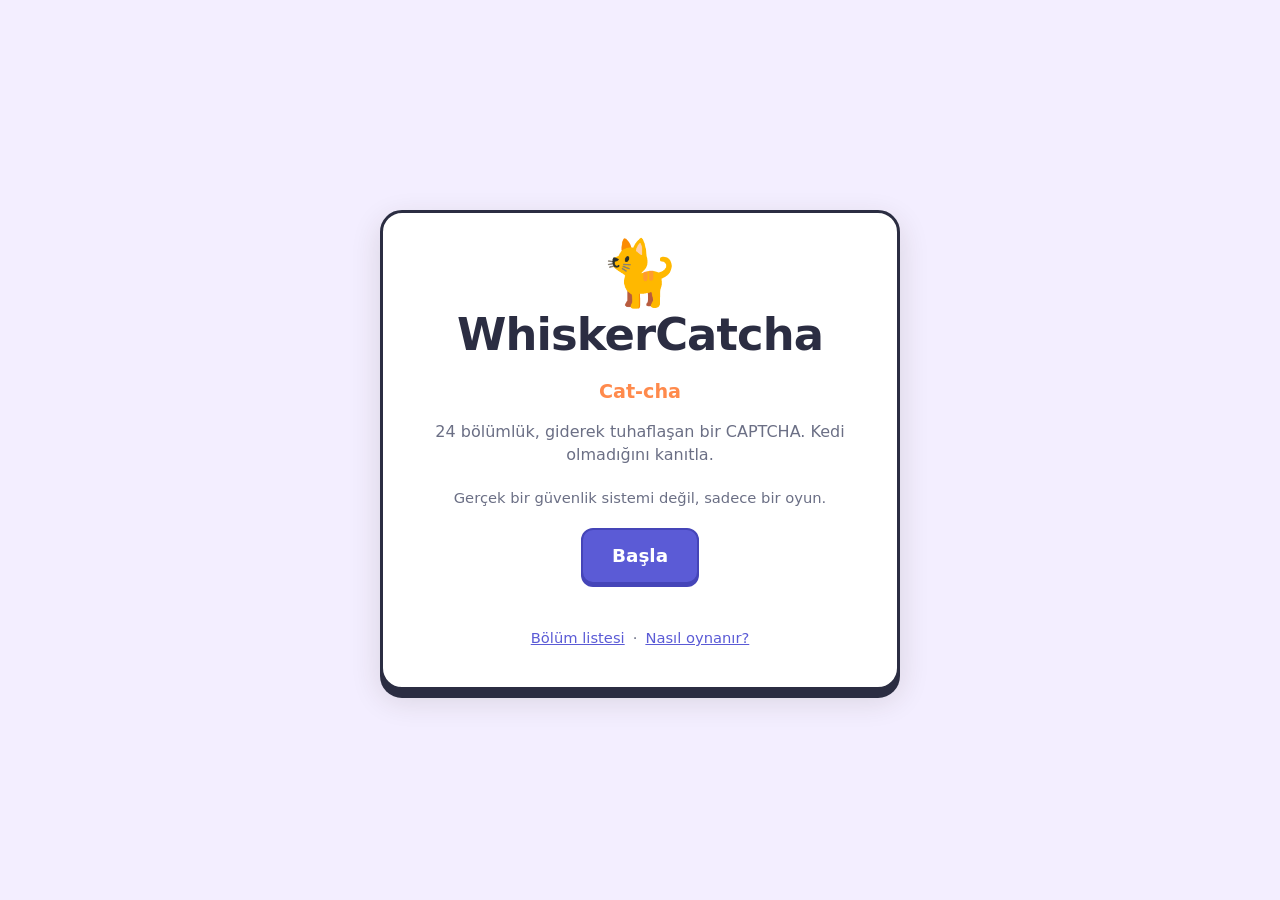
<file: index.html>
<!doctype html>
<html lang="tr">
<head>
  <meta charset="utf-8">
  <meta name="viewport" content="width=device-width, initial-scale=1, viewport-fit=cover">
  <title>WhiskerCatcha: Cat-cha</title>
  <link rel="stylesheet" href="css/base.css">
  <link rel="stylesheet" href="css/layout.css">
  <link rel="stylesheet" href="css/captcha.css">
  <link rel="stylesheet" href="css/levels.css">
  <link rel="stylesheet" href="css/drive.css">
</head>
<body>
  <div class="app" id="app">

    <!-- Başlık ekranı -->
    <section class="screen title-screen" id="screen-title">
      <div class="title-card">
        <div class="logo-cat">🐈</div>
        <h1>WhiskerCatcha</h1>
        <p class="subtitle">Cat-cha</p>
        <p class="lead">24 bölümlük, giderek tuhaflaşan bir CAPTCHA. Kedi olmadığını kanıtla.</p>
        <p class="lead small">Gerçek bir güvenlik sistemi değil, sadece bir oyun.</p>
        <div class="title-actions">
          <button class="btn primary big" id="btn-start">Başla</button>
          <button class="btn big" id="btn-continue" hidden>Devam et</button>
        </div>
        <p class="best-line" id="best-line"></p>
        <p class="title-links"><a href="levels.html">Bölüm listesi</a> · <a href="how-to-play.html">Nasıl oynanır?</a></p>
      </div>
    </section>

    <!-- Oyun ekranı -->
    <section class="screen game-screen" id="screen-game" hidden>
      <header class="hud">
        <div class="hud-main">
          <div class="hud-row">
            <strong id="hud-level">Bölüm 1 / 24</strong>
            <span class="hud-name" id="hud-name"></span>
          </div>
          <div class="progress"><div class="progress-fill" id="hud-bar"></div></div>
        </div>
        <div class="hud-stats">
          <span>✗ <b id="hud-miss">0</b></span>
          <span>⏱ <b id="hud-time">0:00</b></span>
        </div>
        <button class="icon-btn" id="btn-mute" title="Ses">🔊</button>
        <button class="icon-btn" id="btn-restart-level" title="Bölümü yeniden başlat">↻</button>
        <button class="icon-btn" id="btn-menu" title="Ana menü">☰</button>
      </header>
      <main class="stage">
        <div class="captcha-card" id="card">
          <div class="prompt">
            <div class="prompt-main" id="prompt-main"></div>
            <div class="prompt-sub" id="prompt-sub"></div>
          </div>
          <div class="level-root" id="level-root"></div>
          <div class="overlay" id="overlay">
            <div class="overlay-box">
              <div class="overlay-icon" id="overlay-icon">✓</div>
              <div class="overlay-text" id="overlay-text"></div>
            </div>
          </div>
          <div class="toast" id="toast"></div>
        </div>
      </main>
    </section>

    <!-- Final ekranı -->
    <section class="screen final-screen" id="screen-final" hidden>
      <div class="title-card">
        <div class="final-pic" id="final-pic"></div>
        <h1>Doğrulandı!</h1>
        <p class="subtitle">Kedi olmadığın kesinleşti. (Neredeyse.)</p>
        <div class="final-rank" id="final-rank"></div>
        <div class="final-stats">
          <div><span>Süre</span><b id="final-time">0:00</b></div>
          <div><span>Hata</span><b id="final-mistakes">0</b></div>
        </div>
        <p class="best-line" id="final-best"></p>
        <div class="title-actions">
          <button class="btn primary big" id="btn-again">Tekrar oyna</button>
          <button class="btn big" id="btn-final-menu">Ana menü</button>
        </div>
      </div>
    </section>

  </div>

  <script src="js/meta.js"></script>
  <script src="js/util.js"></script>
  <script src="js/state.js"></script>
  <script src="js/sound.js"></script>
  <script src="js/art.js"></script>
  <script src="js/levels-1-4.js"></script>
  <script src="js/levels-5-8.js"></script>
  <script src="js/levels-9-12.js"></script>
  <script src="js/levels-13-16.js"></script>
  <script src="js/levels-17-20.js"></script>
  <script src="js/levels-21.js"></script>
  <script src="js/drive-engine.js"></script>
  <script src="js/drive-levels.js"></script>
  <script src="js/engine.js"></script>
  <script>WC.engine.init();</script>
</body>
</html>
</file>
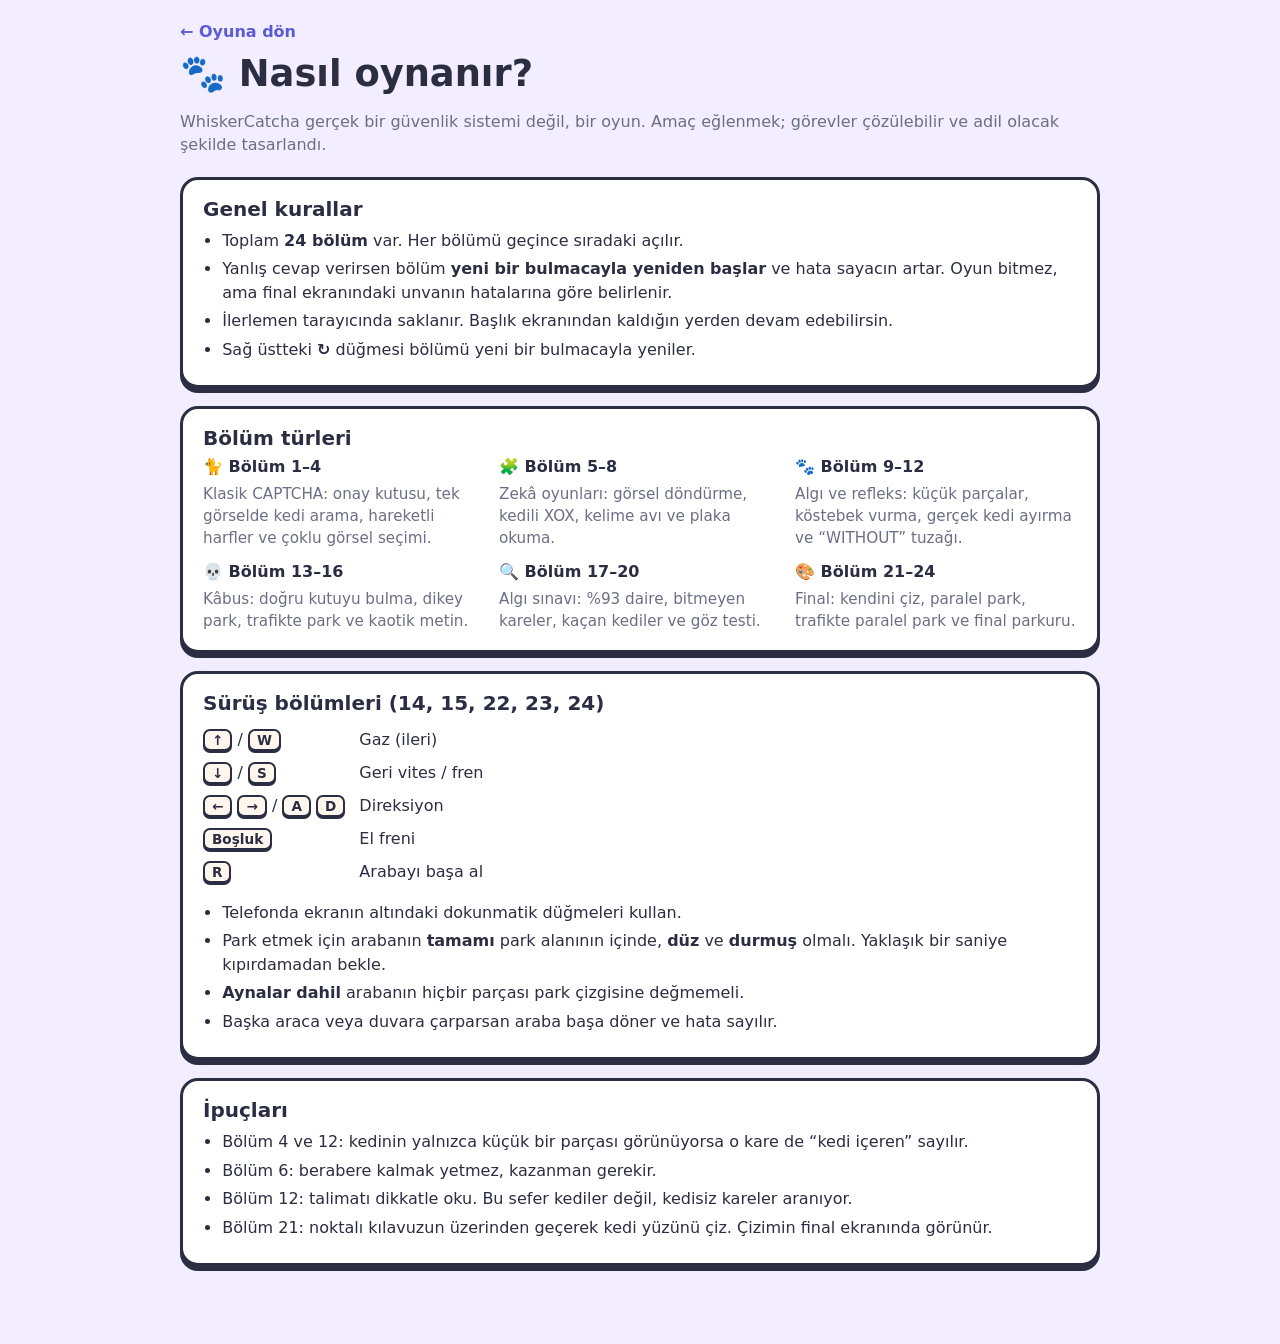
<file: how-to-play.html>
<!doctype html>
<html lang="tr">
<head>
  <meta charset="utf-8">
  <meta name="viewport" content="width=device-width, initial-scale=1">
  <title>Nasıl oynanır · WhiskerCatcha</title>
  <link rel="stylesheet" href="css/base.css">
  <link rel="stylesheet" href="css/layout.css">
  <link rel="stylesheet" href="css/pages.css">
</head>
<body class="page">
  <div class="page-wrap">
    <header class="page-head">
      <a class="back" href="index.html">← Oyuna dön</a>
      <h1>🐾 Nasıl oynanır?</h1>
      <p>WhiskerCatcha gerçek bir güvenlik sistemi değil, bir oyun. Amaç eğlenmek; görevler çözülebilir ve adil olacak şekilde tasarlandı.</p>
    </header>

    <section class="panel">
      <h2>Genel kurallar</h2>
      <ul>
        <li>Toplam <b>24 bölüm</b> var. Her bölümü geçince sıradaki açılır.</li>
        <li>Yanlış cevap verirsen bölüm <b>yeni bir bulmacayla yeniden başlar</b> ve hata sayacın artar. Oyun bitmez, ama final ekranındaki unvanın hatalarına göre belirlenir.</li>
        <li>İlerlemen tarayıcında saklanır. Başlık ekranından kaldığın yerden devam edebilirsin.</li>
        <li>Sağ üstteki <b>↻</b> düğmesi bölümü yeni bir bulmacayla yeniler.</li>
      </ul>
    </section>

    <section class="panel">
      <h2>Bölüm türleri</h2>
      <div class="grid2">
        <div><h3>🐈 Bölüm 1–4</h3><p>Klasik CAPTCHA: onay kutusu, tek görselde kedi arama, hareketli harfler ve çoklu görsel seçimi.</p></div>
        <div><h3>🧩 Bölüm 5–8</h3><p>Zekâ oyunları: görsel döndürme, kedili XOX, kelime avı ve plaka okuma.</p></div>
        <div><h3>🐾 Bölüm 9–12</h3><p>Algı ve refleks: küçük parçalar, köstebek vurma, gerçek kedi ayırma ve “WITHOUT” tuzağı.</p></div>
        <div><h3>💀 Bölüm 13–16</h3><p>Kâbus: doğru kutuyu bulma, dikey park, trafikte park ve kaotik metin.</p></div>
        <div><h3>🔍 Bölüm 17–20</h3><p>Algı sınavı: %93 daire, bitmeyen kareler, kaçan kediler ve göz testi.</p></div>
        <div><h3>🎨 Bölüm 21–24</h3><p>Final: kendini çiz, paralel park, trafikte paralel park ve final parkuru.</p></div>
      </div>
    </section>

    <section class="panel">
      <h2>Sürüş bölümleri (14, 15, 22, 23, 24)</h2>
      <table class="keys">
        <tr><td><kbd>↑</kbd> / <kbd>W</kbd></td><td>Gaz (ileri)</td></tr>
        <tr><td><kbd>↓</kbd> / <kbd>S</kbd></td><td>Geri vites / fren</td></tr>
        <tr><td><kbd>←</kbd> <kbd>→</kbd> / <kbd>A</kbd> <kbd>D</kbd></td><td>Direksiyon</td></tr>
        <tr><td><kbd>Boşluk</kbd></td><td>El freni</td></tr>
        <tr><td><kbd>R</kbd></td><td>Arabayı başa al</td></tr>
      </table>
      <ul>
        <li>Telefonda ekranın altındaki dokunmatik düğmeleri kullan.</li>
        <li>Park etmek için arabanın <b>tamamı</b> park alanının içinde, <b>düz</b> ve <b>durmuş</b> olmalı. Yaklaşık bir saniye kıpırdamadan bekle.</li>
        <li><b>Aynalar dahil</b> arabanın hiçbir parçası park çizgisine değmemeli.</li>
        <li>Başka araca veya duvara çarparsan araba başa döner ve hata sayılır.</li>
      </ul>
    </section>

    <section class="panel">
      <h2>İpuçları</h2>
      <ul>
        <li>Bölüm 4 ve 12: kedinin yalnızca küçük bir parçası görünüyorsa o kare de “kedi içeren” sayılır.</li>
        <li>Bölüm 6: berabere kalmak yetmez, kazanman gerekir.</li>
        <li>Bölüm 12: talimatı dikkatle oku. Bu sefer kediler değil, kedisiz kareler aranıyor.</li>
        <li>Bölüm 21: noktalı kılavuzun üzerinden geçerek kedi yüzünü çiz. Çizimin final ekranında görünür.</li>
      </ul>
    </section>
  </div>
</body>
</html>
</file>
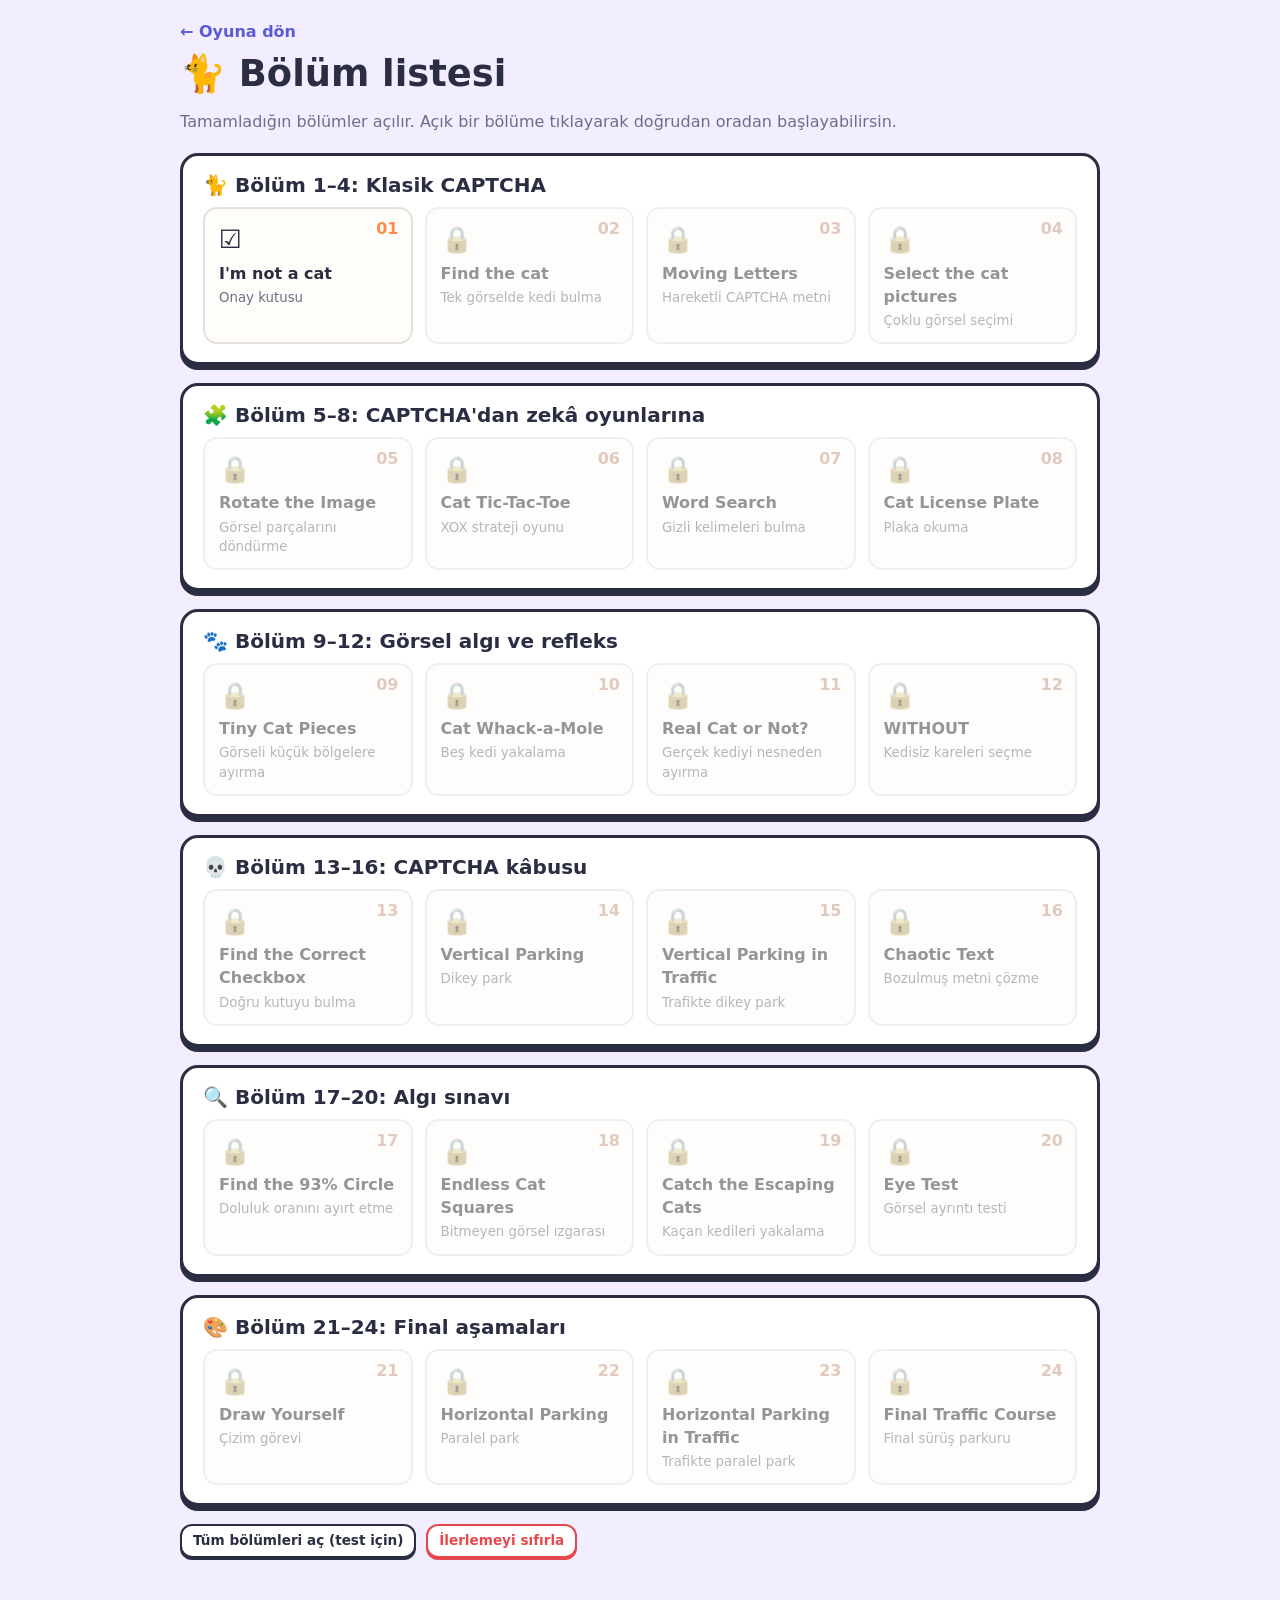
<file: levels.html>
<!doctype html>
<html lang="tr">
<head>
  <meta charset="utf-8">
  <meta name="viewport" content="width=device-width, initial-scale=1">
  <title>Bölüm listesi · WhiskerCatcha</title>
  <link rel="stylesheet" href="css/base.css">
  <link rel="stylesheet" href="css/layout.css">
  <link rel="stylesheet" href="css/pages.css">
</head>
<body class="page">
  <div class="page-wrap">
    <header class="page-head">
      <a class="back" href="index.html">← Oyuna dön</a>
      <h1>🐈 Bölüm listesi</h1>
      <p>Tamamladığın bölümler açılır. Açık bir bölüme tıklayarak doğrudan oradan başlayabilirsin.</p>
    </header>
    <div id="level-list"></div>
    <p class="page-foot">
      <button id="unlock-all" class="btn small">Tüm bölümleri aç (test için)</button>
      <button id="reset-all" class="btn small danger">İlerlemeyi sıfırla</button>
    </p>
  </div>
  <script src="js/meta.js"></script>
  <script src="js/util.js"></script>
  <script src="js/state.js"></script>
  <script src="js/levels-page.js"></script>
</body>
</html>
</file>
<file: css/base.css>
/* Temel: renkler, sıfırlama, düğmeler */
:root {
  --bg: #F3EEFF;
  --bg2: #F3EEFF;
  --ink: #2b2d42;
  --muted: #6b6f85;
  --card: #ffffff;
  --line: #e6e1d8;
  --primary: #5b5bd6;
  --primary-dark: #4545b8;
  --accent: #ff8a4c;
  --good: #2e9e5b;
  --bad: #e5484d;
  --radius: 14px;
  --shadow: 0 10px 30px rgba(60, 40, 20, .14);
  --font: ui-rounded, "Nunito", "Segoe UI", system-ui, -apple-system, Roboto, "Helvetica Neue", Arial, sans-serif;
}

* {
  box-sizing: border-box;
}

html, body {
  margin: 0;
  padding: 0;
  min-height: 100%;
}

body {
  font-family: var(--font);
  color: var(--ink);
  background: var(--bg);
  background-attachment: fixed;
  -webkit-tap-highlight-color: transparent;
  line-height: 1.45;
}

h1, h2, h3 {
  line-height: 1.15;
  margin: 0 0 .4em;
}

a {
  color: var(--primary);
}

button {
  font: inherit;
  color: inherit;
}

img {
  max-width: 100%;
}

[hidden] {
  display: none !important;
}

.btn {
  appearance: none;
  border: 2px solid var(--ink);
  background: #fff;
  color: var(--ink);
  border-radius: 12px;
  padding: .55em 1.1em;
  font-weight: 700;
  cursor: pointer;
  box-shadow: 0 3px 0 var(--ink);
  transition: transform .08s, box-shadow .08s, background .15s;
  touch-action: manipulation;
}

.btn:hover:not(:disabled) {
  background: #dbdbdb;
}

.btn:active:not(:disabled) {
  transform: translateY(3px);
  box-shadow: 0 0 0 var(--ink);
}

.btn:disabled {
  opacity: .45;
  cursor: not-allowed;
}

.btn.primary {
  background: var(--primary);
  color: #fff;
  border-color: var(--primary-dark);
  box-shadow: 0 3px 0 var(--primary-dark);
}

.btn.primary:hover:not(:disabled) {
  background: #6d6de6;
}

.btn.big {
  font-size: 1.15rem;
  padding: .7em 1.6em;
}

.btn.small {
  font-size: .85rem;
  padding: .35em .8em;
  box-shadow: 0 2px 0 var(--ink);
}

.btn.danger {
  border-color: var(--bad);
  color: var(--bad);
  box-shadow: 0 2px 0 var(--bad);
}

.icon-btn {
  appearance: none;
  border: 2px solid var(--line);
  background: #fff;
  border-radius: 10px;
  width: 38px;
  height: 38px;
  font-size: 1.05rem;
  cursor: pointer;
  display: grid;
  place-items: center;
  touch-action: manipulation;
}

.icon-btn:hover {
  border-color: var(--primary);
}

.err {
  color: var(--bad);
  font-weight: 700;
  padding: 1rem;
}

@media (prefers-reduced-motion: reduce) {
  * {
    animation-duration: .01ms !important;
    transition-duration: .01ms !important;
  }
}
</file>
<file: css/layout.css>
/* Sayfa düzeni: ekranlar, başlık kartı, HUD */
.app { min-height: 100vh; min-height: 100dvh; display: flex; flex-direction: column; }
.screen { flex: 1; display: flex; flex-direction: column; }

.title-screen, .final-screen { align-items: center; justify-content: center; padding: 24px 16px; }
.title-card {
  width: min(94vw, 520px);
  background: var(--card);
  border: 3px solid var(--ink);
  border-radius: 22px;
  box-shadow: 0 8px 0 var(--ink), var(--shadow);
  padding: 28px 24px 24px;
  text-align: center;
}
.logo-cat { font-size: 64px; line-height: 1; margin-bottom: 4px; animation: bob 2.4s ease-in-out infinite; }
@keyframes bob { 0%, 100% { transform: translateY(0) rotate(-4deg); } 50% { transform: translateY(-6px) rotate(4deg); } }
.title-card h1 { font-size: clamp(2rem, 7vw, 2.8rem); letter-spacing: -.02em; }
.subtitle { margin: 0 0 14px; color: var(--accent); font-weight: 800; font-size: 1.2rem; }
.lead { color: var(--muted); margin: 0 0 20px; }
.lead.small { font-size: .92rem; }
.title-actions { display: flex; gap: 12px; justify-content: center; flex-wrap: wrap; }
.best-line { min-height: 1.3em; color: var(--muted); font-size: .9rem; margin: 14px 0 0; }
.title-links { margin-top: 10px; font-size: .92rem; color: var(--muted); display: flex; gap: 8px; justify-content: center; }

.hud {
  display: flex; align-items: center; gap: 10px;
  padding: 10px 14px;
  background: rgba(255, 255, 255, .85);
  backdrop-filter: blur(6px);
  border-bottom: 2px solid var(--line);
  position: sticky; top: 0; z-index: 10;
}
.hud-main { flex: 1; min-width: 0; }
.hud-row { display: flex; gap: 10px; align-items: baseline; flex-wrap: wrap; }
.hud-name { color: var(--muted); font-size: .88rem; white-space: nowrap; overflow: hidden; text-overflow: ellipsis; }
.progress { height: 8px; background: var(--line); border-radius: 99px; overflow: hidden; margin-top: 5px; }
.progress-fill { height: 100%; width: 0; background: linear-gradient(90deg, var(--accent), var(--primary)); border-radius: 99px; transition: width .4s; }
.hud-stats { display: flex; gap: 12px; font-size: .9rem; white-space: nowrap; }

.stage { flex: 1; display: flex; align-items: flex-start; justify-content: center; padding: 18px 12px 40px; }

@media (max-width: 520px) {
  .hud { padding: 8px 10px; gap: 6px; }
  .hud-stats { flex-direction: column; gap: 0; font-size: .78rem; }
  .hud-name { display: none; }
  .icon-btn { width: 34px; height: 34px; }
}
</file>
<file: css/captcha.css>
/* CAPTCHA kartı ve ortak bileşenler */
.captcha-card {
  position: relative;
  width: min(100%, 460px);
  background: var(--card);
  border: 3px solid var(--ink);
  border-radius: 18px;
  box-shadow: 0 6px 0 var(--ink), var(--shadow);
  overflow: hidden;
}
.captcha-card.wide { width: min(100%, 960px); }

.prompt {
  background: var(--primary);
  color: #fff;
  padding: 14px 18px;
}
.prompt-main { font-size: 1.35rem; font-weight: 800; line-height: 1.2; }
.prompt-main b, .prompt-main strong { font-weight: 900; }
.prompt-main .hl { background: #ffd84d; color: #3a2c00; padding: 0 .3em; border-radius: 5px; }
.prompt-main .without { background: #ff4d4f; color: #fff; padding: 0 .35em; border-radius: 5px; letter-spacing: .04em; text-decoration: underline; text-underline-offset: 3px; }
.prompt-sub { font-size: .92rem; opacity: .92; margin-top: 4px; }
.prompt-sub:empty { display: none; }

.level-root { padding: 16px; position: relative; }
.level-root.locked { pointer-events: none; }

.actions { display: flex; justify-content: space-between; align-items: center; gap: 10px; margin-top: 14px; flex-wrap: wrap; }
.actions .note { color: var(--muted); font-size: .85rem; flex: 1; min-width: 120px; }

/* Geçiş katmanı */
.overlay {
  position: absolute; inset: 0; z-index: 20;
  display: none; align-items: center; justify-content: center;
  background: rgba(255, 255, 255, .88);
  backdrop-filter: blur(3px);
}
.overlay.show { display: flex; animation: fadein .18s ease-out; }
.overlay-box { text-align: center; padding: 20px; }
.overlay-icon {
  width: 84px; height: 84px; border-radius: 50%;
  display: grid; place-items: center; margin: 0 auto 10px;
  font-size: 48px; font-weight: 900; color: #fff;
}
.overlay.good .overlay-icon { background: var(--good); animation: pop .35s cubic-bezier(.3, 1.6, .5, 1); }
.overlay.bad .overlay-icon { background: var(--bad); animation: shake .4s; }
.overlay-text { font-size: 1.15rem; font-weight: 800; }
@keyframes fadein { from { opacity: 0; } to { opacity: 1; } }
@keyframes pop { from { transform: scale(.3); } to { transform: scale(1); } }
@keyframes shake { 0%, 100% { transform: translateX(0); } 20% { transform: translateX(-10px); } 40% { transform: translateX(10px); } 60% { transform: translateX(-6px); } 80% { transform: translateX(6px); } }

.toast {
  position: absolute; left: 50%; bottom: 14px; z-index: 15;
  transform: translate(-50%, 20px);
  background: var(--ink); color: #fff;
  padding: 8px 16px; border-radius: 99px;
  font-size: .9rem; font-weight: 700;
  opacity: 0; pointer-events: none;
  transition: opacity .2s, transform .2s;
  max-width: 92%; text-align: center;
}
.toast.show { opacity: 1; transform: translate(-50%, 0); }
.toast.bad { background: var(--bad); }
.toast.good { background: var(--good); }

.shake { animation: shake .35s; }

/* Metin girişi */
.text-input {
  width: 100%;
  font: inherit; font-size: 1.3rem; font-weight: 800;
  letter-spacing: .25em; text-transform: uppercase; text-align: center;
  padding: .55em .6em;
  border: 3px solid var(--line); border-radius: 12px;
  background: #fffdf9; color: var(--ink);
}
.text-input:focus { outline: none; border-color: var(--primary); }
.text-input.plain { letter-spacing: .08em; }

/* Görsel ızgarası (4, 11, 12, 18) */
.img-grid { display: grid; gap: 5px; }
.img-grid.g3 { grid-template-columns: repeat(3, 1fr); }
.img-grid.g4 { grid-template-columns: repeat(4, 1fr); }
.tile {
  position: relative; aspect-ratio: 1; padding: 0;
  border: 0; background: #eee; cursor: pointer; overflow: hidden;
  border-radius: 4px; touch-action: manipulation;
}
.tile img { width: 100%; height: 100%; display: block; object-fit: cover; transition: transform .15s; pointer-events: none; -webkit-user-drag: none; user-select: none; }
.tile.sel img { transform: scale(.82); }
.tile .check {
  position: absolute; top: 6px; left: 6px;
  width: 24px; height: 24px; border-radius: 50%;
  background: var(--primary); color: #fff; font-weight: 900;
  display: none; place-items: center; font-size: 15px;
  box-shadow: 0 0 0 2px #fff;
}
.tile.sel .check { display: grid; }
.tile.sel { background: #dfe0ff; }
.tile.wrong { animation: shake .35s; outline: 3px solid var(--bad); outline-offset: -3px; }
.tile.fading img { opacity: 0; transform: scale(.6); }
.tile.pop-in img { animation: popin .35s ease-out; }
@keyframes popin { from { opacity: 0; transform: scale(.5); } to { opacity: 1; transform: scale(1); } }
</file>
<file: css/levels.css>
/* Bölüm 1–21'e özel stiller */

/* Ortak canvas ve yığın */
.cap-canvas { width: 100%; height: auto; aspect-ratio: 420 / 150; display: block; border-radius: 10px; border: 2px solid var(--line); background: #f4efe6; }
.stack { margin-top: 12px; }

/* Bölüm 1 */
.cb-widget {
  display: flex; align-items: center; gap: 14px;
  padding: 16px 18px; border: 2px solid var(--line); border-radius: 12px; background: #fafafa;
}
.cb-box {
  position: relative; flex: 0 0 auto;
  width: 34px; height: 34px; border: 3px solid #8b8fa3; border-radius: 6px; background: #fff;
  cursor: pointer; padding: 0; display: grid; place-items: center; touch-action: manipulation;
}
.cb-box.small { width: 26px; height: 26px; border-width: 2.5px; pointer-events: none; }
.cb-box:hover { border-color: var(--primary); }
.cb-spin { display: none; width: 18px; height: 18px; border: 3px solid var(--line); border-top-color: var(--primary); border-radius: 50%; animation: spin .7s linear infinite; }
.cb-box.loading .cb-spin { display: block; }
.cb-mark { display: none; color: #fff; font-weight: 900; font-size: 20px; line-height: 1; }
.cb-box.checked { background: var(--good); border-color: var(--good); }
.cb-box.checked .cb-mark { display: block; }
.cb-label { font-weight: 700; font-size: 1.15rem; flex: 1; }
.cb-label.small { font-size: .98rem; font-weight: 600; text-align: left; }
.cb-logo { display: flex; flex-direction: column; align-items: center; color: var(--muted); font-size: .65rem; }
.cb-logo img { width: 42px; height: 30px; }
@keyframes spin { to { transform: rotate(360deg); } }

/* Bölüm 2 */
.scene-wrap { position: relative; line-height: 0; border-radius: 10px; overflow: hidden; border: 2px solid var(--line); cursor: crosshair; touch-action: manipulation; }
.scene-img { width: 100%; height: auto; display: block; user-select: none; -webkit-user-drag: none; }
.ring { position: absolute; border-radius: 50%; transform: translate(-50%, -50%); pointer-events: none; }
.ring.bad { width: 34px; height: 34px; border: 3px solid var(--bad); animation: fadeout .6s forwards; }
.ring.good { border: 4px solid var(--good); background: rgba(46, 158, 91, .18); animation: pop .35s cubic-bezier(.3, 1.6, .5, 1); }
.ring.hint { border: 3px dashed #ffd84d; animation: pulse 1s ease-in-out infinite; }
@keyframes fadeout { to { opacity: 0; transform: translate(-50%, -50%) scale(1.5); } }
@keyframes pulse { 50% { opacity: .35; } }

/* Bölüm 5 */
.rot-grid { display: grid; grid-template-columns: repeat(3, 1fr); gap: 4px; width: min(100%, 420px); margin: 0 auto; transition: gap .4s; }
.rot-grid.done { gap: 0; }
.rot-tile { aspect-ratio: 1; padding: 0; border: 0; background: #ddd; overflow: hidden; cursor: pointer; border-radius: 4px; touch-action: manipulation; }
.rot-grid.done .rot-tile { border-radius: 0; }
.rot-inner { width: 100%; height: 100%; background-repeat: no-repeat; transition: transform .22s ease; pointer-events: none; }

/* Bölüm 6 */
.ttt-status { text-align: center; font-weight: 800; font-size: 1.1rem; margin-bottom: 10px; min-height: 1.4em; }
.ttt-grid { display: grid; grid-template-columns: repeat(3, 1fr); gap: 8px; width: min(100%, 320px); margin: 0 auto; }
.ttt-cell { aspect-ratio: 1; font-size: clamp(2.2rem, 12vw, 3.4rem); border: 3px solid var(--ink); border-radius: 14px; background: #fffdf9; cursor: pointer; box-shadow: 0 3px 0 var(--ink); touch-action: manipulation; line-height: 1; padding: 0; }
.ttt-cell:disabled { cursor: default; }
.ttt-cell:hover:not(:disabled) { background: #fff1de; }
.ttt-cell.win { background: #d6f5e0; border-color: var(--good); box-shadow: 0 3px 0 var(--good); }

/* Bölüm 7 */
.ws-list { display: flex; gap: 10px; justify-content: center; margin-bottom: 10px; flex-wrap: wrap; }
.ws-word { padding: 3px 12px; border-radius: 99px; background: var(--bg2); font-weight: 800; letter-spacing: .06em; }
.ws-word.done { background: var(--good); color: #fff; text-decoration: line-through; }
.ws-grid { display: grid; gap: 2px; width: min(100%, 420px); margin: 0 auto; touch-action: none; user-select: none; -webkit-user-select: none; }
.ws-cell { aspect-ratio: 1; display: grid; place-items: center; font-weight: 800; font-size: clamp(.85rem, 3.6vw, 1.15rem); background: #fffdf9; border: 1px solid var(--line); border-radius: 5px; cursor: pointer; }
.ws-cell.sel { background: #ffe08a; border-color: #e0a800; }
.ws-cell.found { background: #b8ecc9; border-color: var(--good); }

/* Bölüm 9 */
.tp-stage { position: relative; width: min(100%, 460px); aspect-ratio: 1; margin: 0 auto; background-size: 100% 100%; border-radius: 10px; overflow: hidden; border: 2px solid var(--line); }
.tp-grid { position: absolute; inset: 0; display: grid; grid-template-columns: repeat(4, 1fr); grid-template-rows: repeat(4, 1fr); }
.tp-cell { border: 1px solid rgba(255, 255, 255, .55); background: transparent; padding: 0; cursor: pointer; display: block; touch-action: manipulation; }
button.tp-cell:hover { background: rgba(255, 255, 255, .25); }
.tp-cell.split { display: grid; grid-template-columns: 1fr 1fr; grid-template-rows: 1fr 1fr; cursor: default; border-color: rgba(255, 255, 255, .8); }
.tp-sub { border: 1px dashed rgba(255, 255, 255, .85); background: transparent; padding: 0; cursor: pointer; touch-action: manipulation; }
.tp-sub:hover { background: rgba(255, 255, 255, .22); }
.tp-sub.sel { background: rgba(91, 91, 214, .55); outline: 2px solid #fff; outline-offset: -2px; }

/* Bölüm 10 */
.mole-count { text-align: center; font-weight: 800; font-size: 1.15rem; margin-bottom: 8px; letter-spacing: .1em; }
.mole-grid { display: grid; grid-template-columns: repeat(3, 1fr); gap: 12px; width: min(100%, 400px); margin: 0 auto; transition: filter .2s, opacity .2s; }
.mole-grid.frozen { filter: grayscale(1); opacity: .6; }
.hole { position: relative; aspect-ratio: 1.1; padding: 0; border: 0; background: transparent; cursor: pointer; overflow: hidden; touch-action: manipulation; }
.hole-in { position: absolute; left: 8%; right: 8%; top: 12%; bottom: 20%; background: #3a2a1d; border-radius: 50% / 40%; overflow: hidden; box-shadow: inset 0 6px 10px rgba(0, 0, 0, .6); }
.mole-cat { position: absolute; left: 50%; bottom: 0; width: 86%; transform: translate(-50%, 110%); transition: transform .12s ease-out; pointer-events: none; -webkit-user-drag: none; }
.hole.up .mole-cat { transform: translate(-50%, 8%); }
.hole.hit .mole-cat { transform: translate(-50%, 110%) rotate(12deg); }
.hole-rim { position: absolute; left: 4%; right: 4%; bottom: 14%; height: 20%; background: #8b6a45; border-radius: 50%; box-shadow: 0 4px 0 #6b4f2f; pointer-events: none; }
.mole-banner { text-align: center; min-height: 1.4em; margin-top: 10px; color: var(--bad); font-weight: 800; }

/* Bölüm 13 */
.cb-list { display: flex; flex-direction: column; gap: 6px; max-height: 330px; overflow-y: auto; padding: 4px; border: 2px solid var(--line); border-radius: 12px; background: #fafafa; -webkit-overflow-scrolling: touch; }
.cb-row { display: flex; align-items: center; gap: 12px; padding: 10px 12px; border: 2px solid var(--line); border-radius: 10px; background: #fff; cursor: pointer; text-align: left; flex: 0 0 auto; touch-action: manipulation; }
.cb-row:hover { border-color: var(--primary); }
.cb-row.checked .cb-box { background: var(--primary); border-color: var(--primary); }
.cb-row.checked .cb-mark { display: block; }

/* Bölüm 17 */
.pie-grid { display: grid; grid-template-columns: repeat(3, 1fr); gap: 10px; width: min(100%, 400px); margin: 0 auto; }
.pie { aspect-ratio: 1; padding: 4px; border: 3px solid var(--line); border-radius: 14px; background: #fffdf9; cursor: pointer; touch-action: manipulation; }
.pie:hover { border-color: #b9b9f0; }
.pie.sel { border-color: var(--primary); background: #eeeeff; box-shadow: 0 0 0 3px rgba(91, 91, 214, .25); }
.pie svg { width: 100%; height: 100%; display: block; pointer-events: none; }

/* Bölüm 18 */
.endless-status { text-align: center; font-weight: 700; margin-top: 10px; min-height: 1.4em; }

/* Bölüm 19 */
.esc-info { text-align: center; font-weight: 700; margin-bottom: 8px; }
.esc-area { position: relative; width: 100%; height: 340px; background: linear-gradient(#dff2ff, #f3ffe9); border: 2px solid var(--line); border-radius: 12px; overflow: hidden; touch-action: none; cursor: crosshair; }
.esc-cat { position: absolute; left: 0; top: 0; height: auto; cursor: pointer; -webkit-user-drag: none; user-select: none; will-change: transform; }
.esc-cat.gone { opacity: 0; pointer-events: none; transition: opacity .25s; }

/* Bölüm 20 */
.eye-head { text-align: center; font-size: 1.05rem; margin-bottom: 10px; }
.eye-round { display: inline-block; background: var(--bg2); border-radius: 99px; padding: 1px 10px; font-weight: 800; font-size: .85rem; margin-right: 6px; }
.eye-grid { display: grid; gap: 4px; }
.eye-cell { aspect-ratio: 1; display: grid; place-items: center; border: 2px solid var(--line); border-radius: 8px; background: #fffdf9; cursor: pointer; font-size: clamp(.95rem, 4.4vw, 1.5rem); font-weight: 800; padding: 0; touch-action: manipulation; }
.eye-cell:hover { background: #fff1de; }
.eye-cell.wrong { background: #ffd9da; border-color: var(--bad); }
.eye-glyph { display: inline-block; line-height: 1; pointer-events: none; }

/* Bölüm 21 */
.draw-stage { position: relative; width: min(100%, 400px); aspect-ratio: 1; margin: 0 auto; border: 3px solid var(--ink); border-radius: 12px; overflow: hidden; touch-action: none; background: #fffdf9; }
.draw-layer { position: absolute; inset: 0; width: 100%; height: 100%; }
.draw-layer.ink { cursor: crosshair; touch-action: none; }
.draw-checklist { display: flex; flex-wrap: wrap; gap: 6px; justify-content: center; margin-top: 10px; }
.draw-chip { padding: 2px 10px; border-radius: 99px; background: var(--bg2); font-size: .85rem; font-weight: 700; }
.draw-chip.done { background: var(--good); color: #fff; }
.draw-tools { display: flex; align-items: center; gap: 8px; flex-wrap: wrap; }
.swatches { display: flex; gap: 6px; }
.swatch { width: 26px; height: 26px; border-radius: 50%; border: 3px solid #fff; box-shadow: 0 0 0 2px var(--line); cursor: pointer; padding: 0; }
.swatch.on { box-shadow: 0 0 0 3px var(--ink); }

/* Final ekranı */
.final-pic { margin: 8px auto 12px; }
.final-drawing { width: 180px; height: 180px; border: 3px solid var(--ink); border-radius: 14px; background: #fffdf9; }
.final-cat { width: 120px; height: auto; }
.final-pic .cap { font-size: .85rem; color: var(--muted); margin-top: 4px; }
.final-rank { font-size: 1.3rem; font-weight: 900; margin-bottom: 10px; }
.final-stats { display: flex; gap: 14px; justify-content: center; margin-bottom: 6px; }
.final-stats div { background: var(--bg2); border-radius: 12px; padding: 8px 18px; display: flex; flex-direction: column; }
.final-stats span { font-size: .75rem; color: var(--muted); font-weight: 700; }
.final-stats b { font-size: 1.4rem; }
</file>
<file: css/drive.css>
/* Sürüş bölümleri (14, 15, 22, 23, 24) */
.drive-canvas {
  display: block; width: 100%; height: auto; aspect-ratio: 900 / 560;
  border: 3px solid var(--ink); border-radius: 12px; background: #3b3f4a;
  touch-action: none; user-select: none;
}
.drive-help { font-size: .88rem; color: var(--muted); margin-bottom: 10px; }
.drive-help b { color: var(--ink); }
.drive-status { display: flex; gap: 8px; justify-content: center; margin-top: 10px; flex-wrap: wrap; }
.chip { padding: 4px 12px; border-radius: 99px; background: var(--line); color: var(--muted); font-weight: 800; font-size: .85rem; transition: background .15s, color .15s; }
.chip.ok { background: var(--good); color: #fff; }

.drive-pad { display: none; justify-content: space-between; gap: 12px; margin-top: 12px; user-select: none; -webkit-user-select: none; touch-action: none; }
.pad-group { display: flex; gap: 10px; }
.pad-btn {
  min-width: 72px; height: 64px; padding: 0 14px;
  border: 3px solid var(--ink); border-radius: 16px; background: #fff;
  font-size: 1.2rem; font-weight: 900; box-shadow: 0 4px 0 var(--ink); cursor: pointer;
  touch-action: none; -webkit-touch-callout: none;
}
.pad-btn.wide { min-width: 96px; }
.pad-btn.gas { background: #d6f5e0; }
.pad-btn.on { transform: translateY(4px); box-shadow: 0 0 0 var(--ink); background: #ffe08a; }

@media (pointer: coarse), (max-width: 760px) {
  .drive-pad { display: flex; }
}
</file>
<file: css/pages.css>
/* levels.html ve how-to-play.html */
body.page { padding: 20px 14px 60px; }
.page-wrap { width: min(100%, 920px); margin: 0 auto; }
.page-head { margin-bottom: 20px; }
.page-head .back { display: inline-block; margin-bottom: 10px; font-weight: 700; text-decoration: none; }
.page-head h1 { font-size: clamp(1.7rem, 5vw, 2.3rem); }
.page-head p { color: var(--muted); margin: 0; }

.panel, .group {
  background: var(--card);
  border: 3px solid var(--ink);
  border-radius: 18px;
  box-shadow: 0 5px 0 var(--ink);
  padding: 18px 20px;
  margin-bottom: 18px;
}
.panel h2, .group h2 { font-size: 1.25rem; }
.panel ul { margin: .4em 0 0; padding-left: 1.2em; }
.panel li { margin: .35em 0; }
.grid2 { display: grid; grid-template-columns: repeat(auto-fit, minmax(240px, 1fr)); gap: 14px; }
.grid2 h3 { font-size: 1rem; }
.grid2 p { margin: 0; color: var(--muted); font-size: .95rem; }

table.keys { border-collapse: collapse; margin: 8px 0 12px; }
table.keys td { padding: 5px 14px 5px 0; vertical-align: top; }
kbd {
  display: inline-block; min-width: 1.7em; text-align: center;
  padding: 1px 7px; border: 2px solid var(--ink); border-radius: 7px;
  background: #fff7ee; box-shadow: 0 2px 0 var(--ink);
  font: 700 .85rem var(--font);
}

.level-grid { display: grid; grid-template-columns: repeat(auto-fill, minmax(190px, 1fr)); gap: 12px; margin-top: 10px; }
.level-tile {
  display: flex; flex-direction: column; gap: 3px;
  position: relative;
  padding: 12px 12px 12px 14px;
  border: 2px solid var(--line); border-radius: 14px;
  text-decoration: none; color: var(--ink); background: #fffdf9;
  transition: transform .1s, border-color .1s;
}
a.level-tile:hover { transform: translateY(-2px); border-color: var(--primary); }
.level-tile .num { position: absolute; top: 8px; right: 12px; font-weight: 900; color: var(--accent); }
.level-tile .ico { font-size: 1.6rem; }
.level-tile small { color: var(--muted); }
.level-tile.locked { opacity: .5; filter: grayscale(.6); }
.page-foot { display: flex; gap: 10px; flex-wrap: wrap; }
</file>
